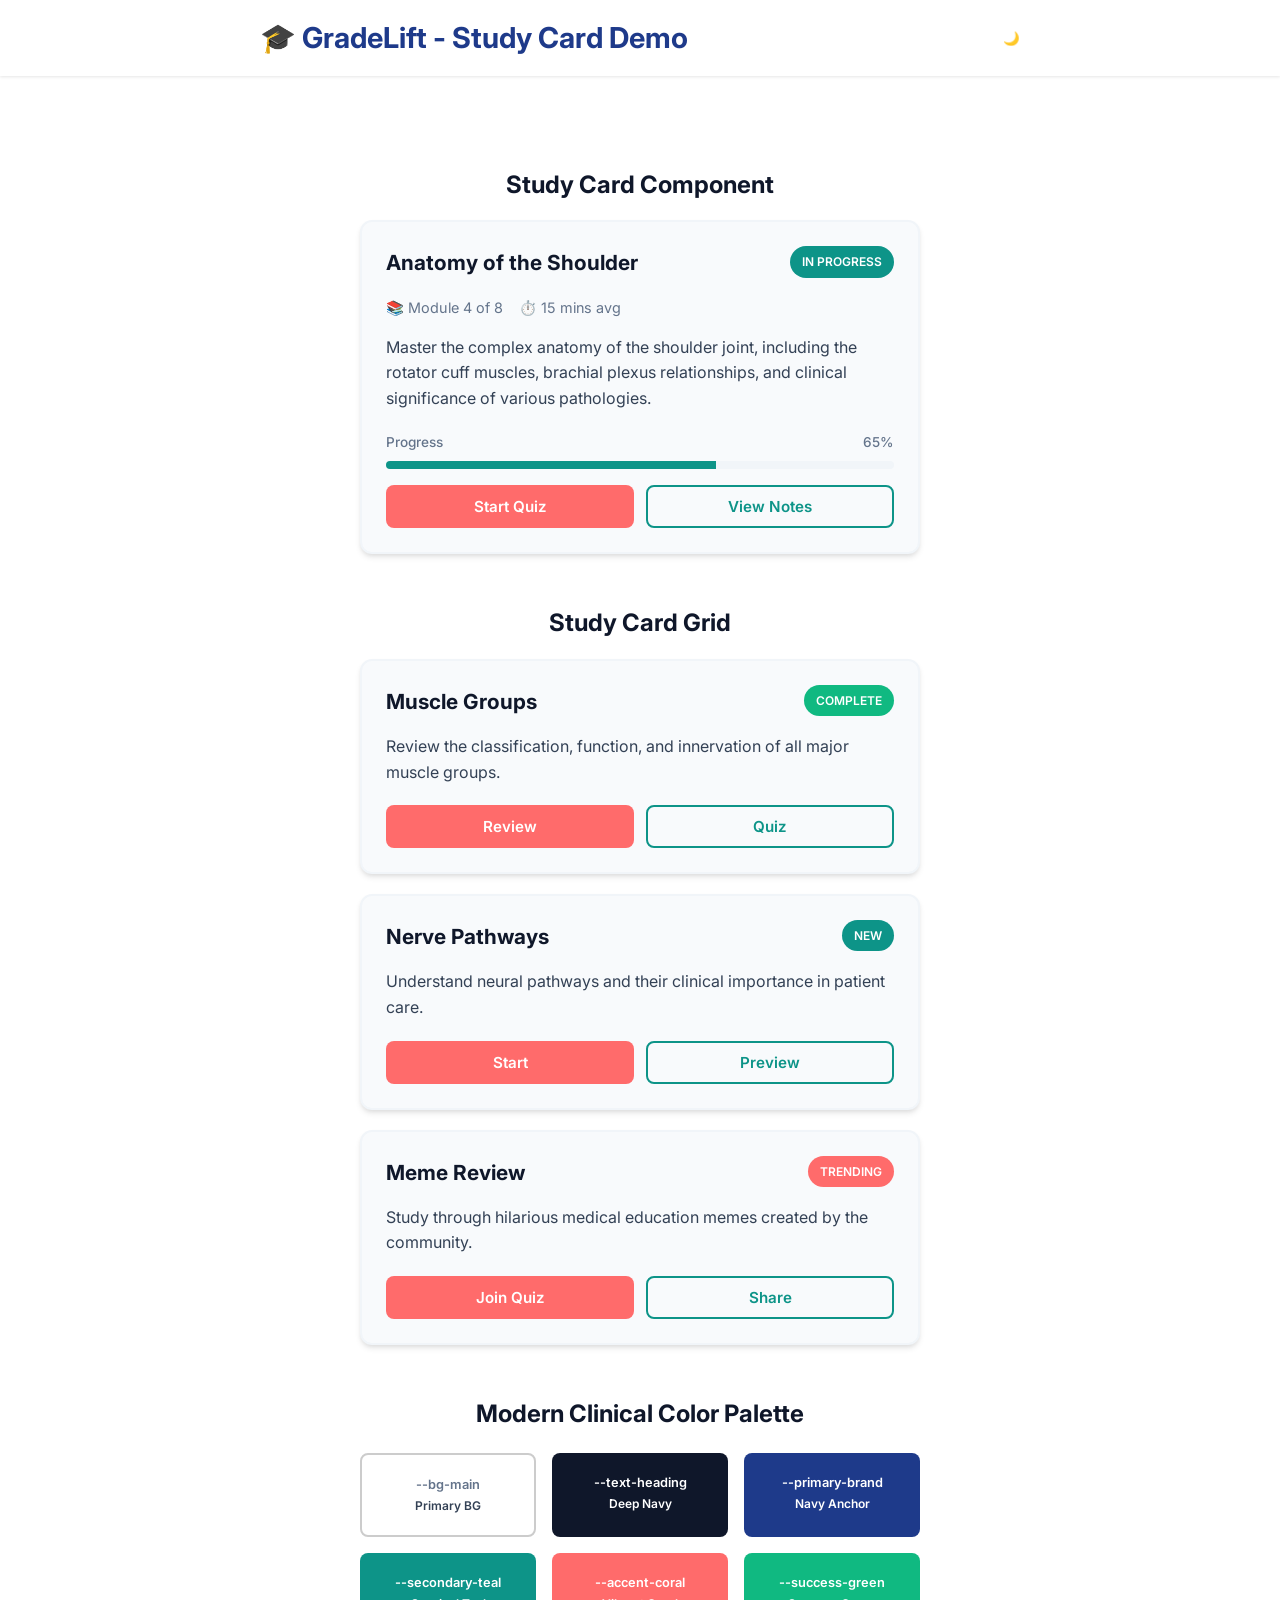
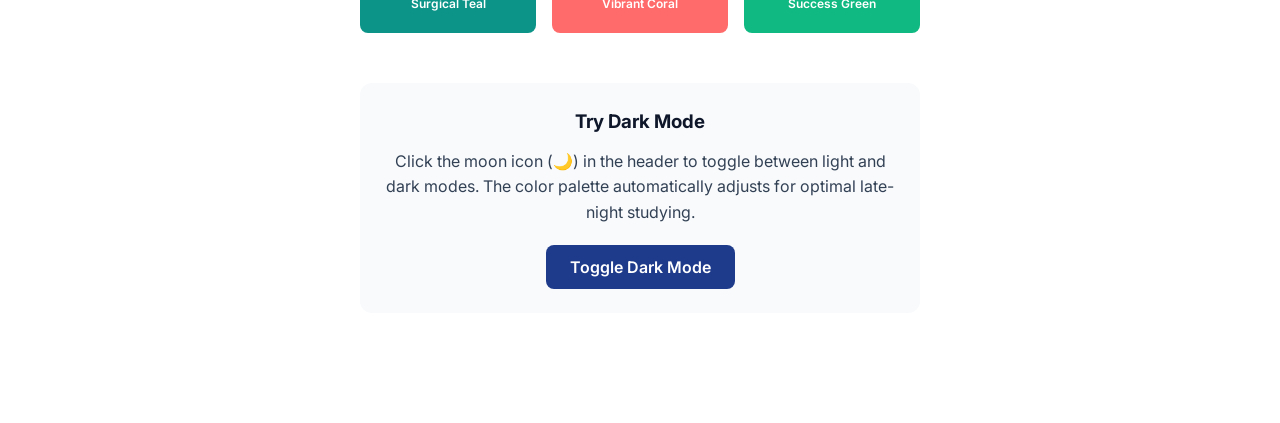
<file: study-card-example.html>
<!doctype html>
<html lang="en" data-theme="light">
  <head>
    <meta charset="UTF-8" />
    <meta name="viewport" content="width=device-width, initial-scale=1.0" />
    <title>GradeLift Study Card - Modern Clinical Design</title>
    <link rel="stylesheet" href="style.css" />
    <link
      href="https://fonts.googleapis.com/css2?family=Inter:wght@400;500;600;700&display=swap"
      rel="stylesheet"
    />
    <style>
      /* Study Card Component Demo */
      .study-card-container {
        max-width: 600px;
        margin: 40px auto;
        padding: 20px;
      }

      /* Study Card - Primary Component */
      .study-card {
        background: var(--bg-card);
        border: 2px solid var(--bg-hover);
        border-radius: var(--border-radius);
        padding: 24px;
        box-shadow: var(--shadow);
        transition: all 0.3s ease;
      }

      .study-card:hover {
        border-color: var(--secondary-teal);
        box-shadow: 0 8px 16px rgba(0, 0, 0, 0.1);
        transform: translateY(-2px);
      }

      .study-card-header {
        display: flex;
        justify-content: space-between;
        align-items: flex-start;
        margin-bottom: 16px;
      }

      .study-card-title {
        font-size: 1.3rem;
        font-weight: 700;
        color: var(--text-heading);
        margin: 0;
      }

      .study-card-badge {
        display: inline-block;
        background: var(--secondary-teal);
        color: white;
        padding: 6px 12px;
        border-radius: 20px;
        font-size: 0.75rem;
        font-weight: 600;
        text-transform: uppercase;
      }

      .study-card-meta {
        display: flex;
        gap: 16px;
        margin-bottom: 16px;
        font-size: 0.9rem;
        color: var(--text-muted);
      }

      .meta-item {
        display: flex;
        align-items: center;
        gap: 4px;
      }

      .study-card-content {
        margin-bottom: 20px;
        color: var(--text-body);
        line-height: 1.6;
      }

      .study-card-progress {
        margin-bottom: 16px;
      }

      .progress-label {
        display: flex;
        justify-content: space-between;
        margin-bottom: 8px;
        font-size: 0.85rem;
        color: var(--text-muted);
        font-weight: 500;
      }

      .progress-bar-container {
        width: 100%;
        height: 8px;
        background-color: var(--bg-hover);
        border-radius: 10px;
        overflow: hidden;
      }

      .progress-bar-fill {
        height: 100%;
        background-color: var(--secondary-teal);
        width: 65%;
        transition: width 0.3s ease;
      }

      .study-card-actions {
        display: grid;
        grid-template-columns: 1fr 1fr;
        gap: 12px;
      }

      .btn-card-primary {
        background: var(--accent-coral);
        color: white;
        border: none;
        padding: 12px 16px;
        border-radius: 8px;
        font-weight: 600;
        cursor: pointer;
        transition: all 0.2s ease;
        font-size: 0.95rem;
      }

      .btn-card-primary:hover {
        background: #ff5252;
        transform: translateY(-2px);
        box-shadow: 0 4px 12px rgba(255, 107, 107, 0.3);
      }

      .btn-card-secondary {
        background: transparent;
        color: var(--secondary-teal);
        border: 2px solid var(--secondary-teal);
        padding: 10px 14px;
        border-radius: 8px;
        font-weight: 600;
        cursor: pointer;
        transition: all 0.2s ease;
        font-size: 0.95rem;
      }

      .btn-card-secondary:hover {
        background: var(--secondary-teal);
        color: white;
      }

      .full-width {
        grid-column: 1 / -1;
      }

      /* Demo Grid */
      .demo-grid {
        display: grid;
        grid-template-columns: repeat(auto-fit, minmax(300px, 1fr));
        gap: 20px;
        margin-bottom: 40px;
      }

      .demo-section {
        margin-bottom: 50px;
      }

      .demo-title {
        font-size: 1.5rem;
        font-weight: 700;
        color: var(--text-heading);
        margin-bottom: 16px;
        text-align: center;
      }

      .theme-toggle-demo {
        text-align: center;
        margin: 20px 0;
      }

      .theme-button {
        background: var(--primary-brand);
        color: white;
        border: none;
        padding: 12px 24px;
        border-radius: 8px;
        font-weight: 600;
        cursor: pointer;
        transition: all 0.2s ease;
        font-size: 1rem;
      }

      .theme-button:hover {
        transform: translateY(-2px);
        box-shadow: 0 4px 12px rgba(30, 58, 138, 0.3);
      }

      .color-palette {
        display: grid;
        grid-template-columns: repeat(auto-fit, minmax(150px, 1fr));
        gap: 16px;
        margin-top: 20px;
      }

      .color-swatch {
        padding: 20px;
        border-radius: 8px;
        text-align: center;
        color: var(--text-body);
        font-weight: 600;
      }

      .color-swatch.dark {
        color: white;
      }
    </style>
  </head>
  <body>
    <header class="site-header">
      <div class="container header-content">
        <div class="brand-identity">
          <h1>🎓 GradeLift - Study Card Demo</h1>
        </div>
        <button
          id="theme-toggle"
          class="btn-text"
          style="margin-left: auto; margin-bottom: 0"
        >
          🌙
        </button>
      </div>
    </header>

    <main class="container study-card-container">
      <!-- Section 1: Individual Study Card Example -->
      <div class="demo-section">
        <h2 class="demo-title">Study Card Component</h2>

        <div class="study-card">
          <div class="study-card-header">
            <h3 class="study-card-title">Anatomy of the Shoulder</h3>
            <span class="study-card-badge">In Progress</span>
          </div>

          <div class="study-card-meta">
            <div class="meta-item">📚 Module 4 of 8</div>
            <div class="meta-item">⏱️ 15 mins avg</div>
          </div>

          <div class="study-card-content">
            <p>
              Master the complex anatomy of the shoulder joint, including the
              rotator cuff muscles, brachial plexus relationships, and clinical
              significance of various pathologies.
            </p>
          </div>

          <div class="study-card-progress">
            <div class="progress-label">
              <span>Progress</span>
              <span>65%</span>
            </div>
            <div class="progress-bar-container">
              <div class="progress-bar-fill"></div>
            </div>
          </div>

          <div class="study-card-actions">
            <button class="btn-card-primary">Start Quiz</button>
            <button class="btn-card-secondary">View Notes</button>
          </div>
        </div>
      </div>

      <!-- Section 2: Multiple Cards Grid -->
      <div class="demo-section">
        <h2 class="demo-title">Study Card Grid</h2>

        <div class="demo-grid">
          <div class="study-card">
            <div class="study-card-header">
              <h3 class="study-card-title">Muscle Groups</h3>
              <span
                class="study-card-badge"
                style="background: var(--success-green)"
                >Complete</span
              >
            </div>
            <div class="study-card-content">
              <p>
                Review the classification, function, and innervation of all
                major muscle groups.
              </p>
            </div>
            <div class="study-card-actions">
              <button class="btn-card-primary">Review</button>
              <button class="btn-card-secondary">Quiz</button>
            </div>
          </div>

          <div class="study-card">
            <div class="study-card-header">
              <h3 class="study-card-title">Nerve Pathways</h3>
              <span class="study-card-badge">New</span>
            </div>
            <div class="study-card-content">
              <p>
                Understand neural pathways and their clinical importance in
                patient care.
              </p>
            </div>
            <div class="study-card-actions">
              <button class="btn-card-primary">Start</button>
              <button class="btn-card-secondary">Preview</button>
            </div>
          </div>

          <div class="study-card">
            <div class="study-card-header">
              <h3 class="study-card-title">Meme Review</h3>
              <span
                class="study-card-badge"
                style="background: var(--accent-coral)"
                >Trending</span
              >
            </div>
            <div class="study-card-content">
              <p>
                Study through hilarious medical education memes created by the
                community.
              </p>
            </div>
            <div class="study-card-actions">
              <button class="btn-card-primary">Join Quiz</button>
              <button class="btn-card-secondary">Share</button>
            </div>
          </div>
        </div>
      </div>

      <!-- Section 3: Color Palette Showcase -->
      <div class="demo-section">
        <h2 class="demo-title">Modern Clinical Color Palette</h2>

        <div class="color-palette">
          <div
            class="color-swatch"
            style="background: var(--bg-main); border: 2px solid #ccc"
          >
            <div style="font-size: 0.8rem; color: var(--text-muted)">
              --bg-main
            </div>
            <div style="font-size: 0.75rem">Primary BG</div>
          </div>
          <div
            class="color-swatch"
            style="background: var(--text-heading); color: white"
          >
            <div style="font-size: 0.8rem">--text-heading</div>
            <div style="font-size: 0.75rem">Deep Navy</div>
          </div>
          <div
            class="color-swatch"
            style="background: var(--primary-brand); color: white"
          >
            <div style="font-size: 0.8rem">--primary-brand</div>
            <div style="font-size: 0.75rem">Navy Anchor</div>
          </div>
          <div
            class="color-swatch"
            style="background: var(--secondary-teal); color: white"
          >
            <div style="font-size: 0.8rem">--secondary-teal</div>
            <div style="font-size: 0.75rem">Surgical Teal</div>
          </div>
          <div
            class="color-swatch"
            style="background: var(--accent-coral); color: white"
          >
            <div style="font-size: 0.8rem">--accent-coral</div>
            <div style="font-size: 0.75rem">Vibrant Coral</div>
          </div>
          <div
            class="color-swatch"
            style="background: var(--success-green); color: white"
          >
            <div style="font-size: 0.8rem">--success-green</div>
            <div style="font-size: 0.75rem">Success Green</div>
          </div>
        </div>
      </div>

      <!-- Theme Toggle Instructions -->
      <div
        class="demo-section"
        style="
          text-align: center;
          background: var(--bg-card);
          padding: 24px;
          border-radius: var(--border-radius);
          margin-top: 40px;
        "
      >
        <h3 style="color: var(--text-heading); margin-bottom: 12px">
          Try Dark Mode
        </h3>
        <p style="color: var(--text-body); margin-bottom: 20px">
          Click the moon icon (🌙) in the header to toggle between light and
          dark modes. The color palette automatically adjusts for optimal
          late-night studying.
        </p>
        <button id="demo-theme-toggle" class="theme-button">
          Toggle Dark Mode
        </button>
      </div>
    </main>

    <script>
      // Theme Toggle Functionality
      const themeToggle = document.getElementById("theme-toggle");
      const demoThemeToggle = document.getElementById("demo-theme-toggle");
      const html = document.documentElement;

      // Check local storage on page load
      if (localStorage.getItem("theme") === "dark") {
        html.setAttribute("data-theme", "dark");
        themeToggle.innerText = "☀️";
        demoThemeToggle.innerText = "Toggle Light Mode";
      }

      // Theme toggle function
      function toggleTheme() {
        const isDark = html.getAttribute("data-theme") === "dark";
        html.setAttribute("data-theme", isDark ? "light" : "dark");
        localStorage.setItem("theme", isDark ? "light" : "dark");
        themeToggle.innerText = isDark ? "🌙" : "☀️";
        demoThemeToggle.innerText = isDark
          ? "Toggle Dark Mode"
          : "Toggle Light Mode";
      }

      themeToggle.addEventListener("click", toggleTheme);
      demoThemeToggle.addEventListener("click", toggleTheme);
    </script>
  </body>
</html>
</file>
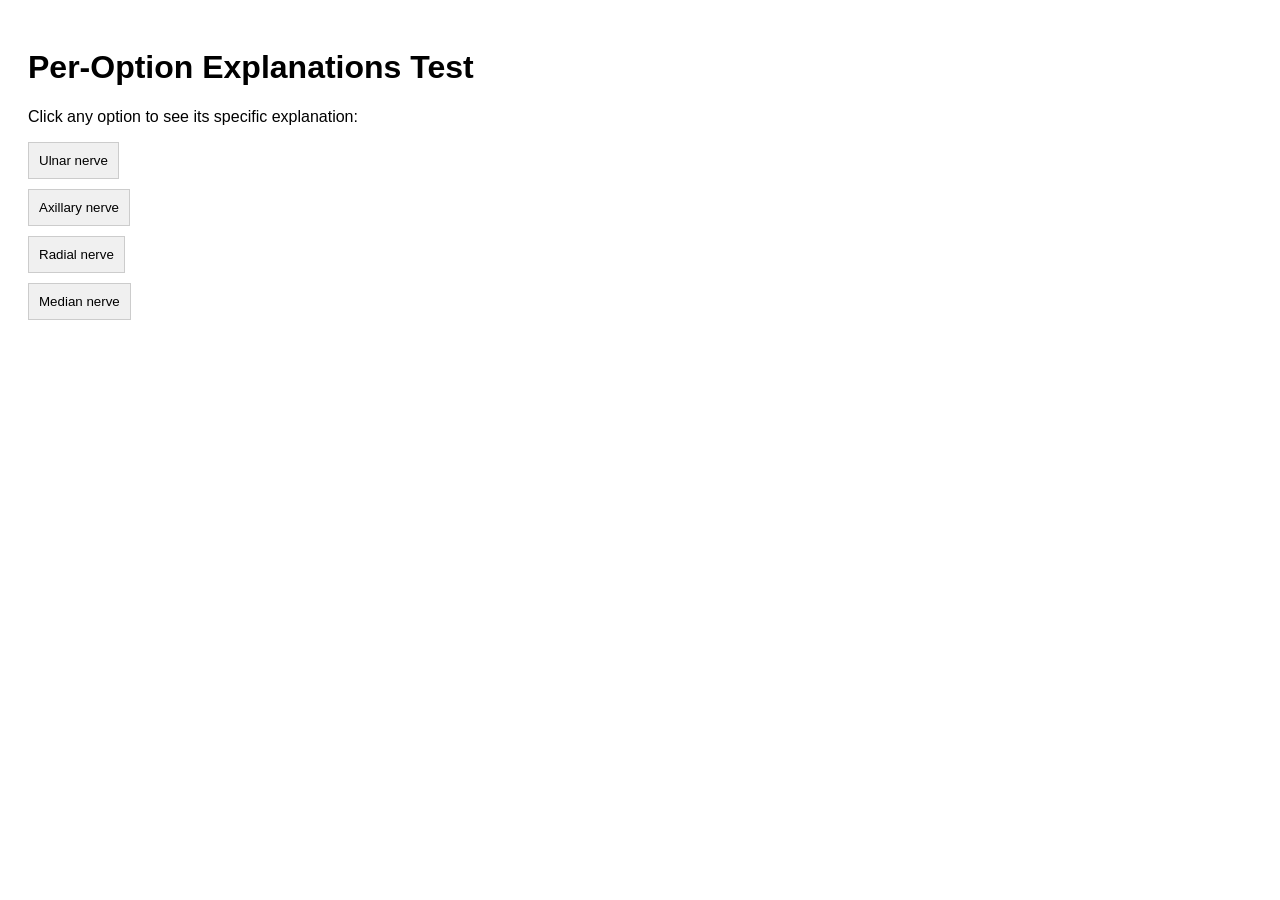
<file: test-per-option.html>
<!doctype html>
<html lang="en">
  <head>
    <meta charset="UTF-8" />
    <meta name="viewport" content="width=device-width, initial-scale=1.0" />
    <title>Per-Option Explanations Test</title>
    <style>
      body {
        font-family: Arial, sans-serif;
        padding: 20px;
      }
      .option-btn {
        display: block;
        margin: 10px 0;
        padding: 10px;
        background: #f0f0f0;
        border: 1px solid #ccc;
        cursor: pointer;
      }
      .option-btn:hover {
        background: #e0e0e0;
      }
      .feedback {
        margin-top: 20px;
        padding: 10px;
        background: #f9f9f9;
        border-left: 4px solid #ccc;
      }
      .correct {
        background: #d4edda;
        border-color: #c3e6cb;
      }
      .incorrect {
        background: #f8d7da;
        border-color: #f5c6cb;
      }
    </style>
  </head>
  <body>
    <h1>Per-Option Explanations Test</h1>
    <p>Click any option to see its specific explanation:</p>

    <div id="options-container">
      <!-- Options will be rendered here -->
    </div>

    <div id="feedback-container" class="feedback" style="display: none">
      <h3 id="feedback-title"></h3>
      <p id="feedback-text"></p>
    </div>

    <script>
      // Test question data
      const testQuestion = {
        text: "A fracture at the midshaft of the humerus is most likely to injure which structure?",
        options: [
          {
            text: "Ulnar nerve",
            explanation:
              "The ulnar nerve runs on the medial side of the upper arm, but is not specifically at risk during midshaft fractures. The radial groove is on the lateral aspect.",
          },
          {
            text: "Axillary nerve",
            explanation:
              "The axillary nerve is at risk with proximal humerus and surgical neck fractures, not midshaft fractures.",
          },
          {
            text: "Radial nerve",
            explanation:
              "Correct! The radial nerve runs in the radial groove on the posterior aspect of the midshaft humerus. Midshaft fractures commonly injure this nerve, causing wrist drop.",
          },
          {
            text: "Median nerve",
            explanation:
              "The median nerve runs along the medial aspect of the arm and is not at risk during midshaft humerus fractures.",
          },
        ],
        correct: 2,
      };

      // Render options
      const optionsContainer = document.getElementById("options-container");
      const feedbackContainer = document.getElementById("feedback-container");
      const feedbackTitle = document.getElementById("feedback-title");
      const feedbackText = document.getElementById("feedback-text");

      testQuestion.options.forEach((opt, index) => {
        const btn = document.createElement("button");
        btn.className = "option-btn";
        btn.innerText = opt.text;
        btn.setAttribute("data-explanation", opt.explanation);
        btn.addEventListener("click", () => handleAnswer(index, btn));
        optionsContainer.appendChild(btn);
      });

      function handleAnswer(selectedIndex, btnElement) {
        const isCorrect = selectedIndex === testQuestion.correct;
        const optionExplanation = btnElement.getAttribute("data-explanation");

        // Update button styles
        const allButtons = optionsContainer.querySelectorAll(".option-btn");
        allButtons.forEach((btn) => (btn.disabled = true));

        if (isCorrect) {
          btnElement.classList.add("correct");
          feedbackTitle.innerText = "Correct!";
        } else {
          btnElement.classList.add("incorrect");
          feedbackTitle.innerText = "Incorrect";
          // Highlight correct answer
          allButtons[testQuestion.correct].classList.add("correct");
        }

        feedbackText.innerText = optionExplanation;
        feedbackContainer.style.display = "block";
      }
    </script>
  </body>
</html>
</file>
<file: style.css>
/* =========================================
   1. VARIABLES & RESET
   ========================================= */
:root {
  /* GLOBAL COLOR SYSTEM - GRADELIFT */

  /* Backgrounds & Surfaces */
  --bg-main: #ffffff; /* Crisp White */
  --bg-card: #f8fafc; /* Soft Light Gray for study cards */
  --bg-hover: #f1f5f9;

  /* Typography */
  --text-heading: #0f172a; /* Deep Navy Blue for authoritative headers */
  --text-body: #334155; /* Dark Slate for readable paragraphs */
  --text-muted: #64748b;

  /* Brand & Accents */
  --primary-brand: #1e3a8a; /* Deep Navy Anchor */
  --secondary-teal: #0d9488; /* Surgical Teal for progress bars/secondary icons */
  --accent-coral: #ff6b6b; /* Vibrant Coral for primary CTAs (WhatsApp, Quizzes) */

  /* Feedback Colors (Quizzes) */
  --success-green: #10b981;
  --error-red: #ef4444;

  /* Semantic/Legacy Support */
  --primary: #1e3a8a;
  --primary-dark: #0f172a;
  --secondary: #f8fafc;
  --text-dark: #0f172a;
  --text-light: #64748b;
  --white: #ffffff;
  --background: #ffffff;
  --accent: #0d9488;
  --accent-light: #93c5fd;
  --success: #10b981;
  --whatsapp: #ff6b6b; /* Updated to accent-coral */
  --error: #ef4444;
  --border-radius: 12px;
  --shadow:
    0 4px 6px -1px rgba(0, 0, 0, 0.1), 0 2px 4px -1px rgba(0, 0, 0, 0.06);
  --font-family: "Inter", sans-serif;

  /* Semantic Variables for Theming */
  --bg-surface: var(--bg-main);
  --bg-option: var(--bg-card);
  --bg-option-hover: var(--bg-hover);
  --fact-bg: linear-gradient(135deg, #e0f2fe 0%, #f0f9ff 100%);
}

/* DARK MODE (Crucial for late-night studying) */
[data-theme="dark"] {
  /* Backgrounds & Surfaces */
  --bg-main: #0f172a; /* Deep Slate Gray (avoids OLED smearing) */
  --bg-card: #1e293b; /* Slightly lighter slate for layering */
  --bg-hover: #334155;

  /* Typography */
  --text-heading: #f8fafc; /* Off-white to prevent glare */
  --text-body: #cbd5e1; /* Soft gray for relaxed reading */
  --text-muted: #94a3b8;

  /* Brand & Accents (Adjusted for dark mode contrast) */
  --primary-brand: #3b82f6; /* Lighter blue for dark mode visibility */
  --secondary-teal: #2dd4bf; /* Brighter teal */
  --accent-coral: #ff8787; /* Softened coral for glowing effect */

  /* Semantic/Legacy Support */
  --bg-surface: var(--bg-main);
  --bg-option: var(--bg-card);
  --bg-option-hover: var(--bg-hover);
  --fact-bg: linear-gradient(135deg, #1e293b 0%, #0f172a 100%);
  --primary: #3b82f6;
  --secondary: #0f172a;
  --text-dark: #f8fafc;
  --text-light: #cbd5e1;
  --whatsapp: #ff8787; /* Updated to dark mode coral */
}

* {
  box-sizing: border-box;
  margin: 0;
  padding: 0;
}

body {
  font-family: var(--font-family);
  background-color: var(--bg-main);
  color: var(--text-body);
  line-height: 1.6;
  display: flex;
  flex-direction: column;
  min-height: 100vh;
}

/* =========================================
   2. LAYOUT UTILITIES
   ========================================= */
.container {
  width: 100%;
  max-width: 800px;
  margin: 0 auto;
  padding: 0 20px;
}

.hidden {
  display: none !important;
}

/* =========================================
   3. HEADER
   ========================================= */
.site-header {
  background-color: var(--bg-surface);
  padding: 15px 0;
  box-shadow: 0 1px 3px rgba(0, 0, 0, 0.1);
  margin-bottom: 30px;
}

.header-content {
  display: flex;
  align-items: center;
  gap: 15px;
  flex-wrap: wrap;
}

.brand-identity {
  display: flex;
  align-items: center;
  gap: 12px;
}

.site-logo {
  height: 60px;
  width: auto;
  border-radius: 6px;
}

.site-header h1 {
  font-size: 1.8rem;
  font-weight: 700;
  color: var(--primary-brand);
  font-weight: 700;
}

/* =========================================
   4. CTA SECTIONS (WhatsApp & App)
   ========================================= */
.cta-section {
  display: grid;
  grid-template-columns: 1fr 1fr; /* Side by side on desktop */
  gap: 20px;
}

/* Specific styling for the top CTA (Home Page) */
.hero-cta {
  margin-bottom: 40px; /* Space BELOW the buttons */
  grid-template-columns: 1fr; /* Override to a single column for centering */
  padding-bottom: 20px;
  border-bottom: 1px solid #e2e8f0; /* Separator line below buttons */
}

.hero-cta .cta-card {
  max-width: 400px;
  justify-self: center; /* Center the card within the grid */
}

.cta-card {
  background: var(--bg-surface);
  padding: 20px;
  border-radius: var(--border-radius);
  box-shadow: var(--shadow);
  text-align: center;
  display: flex;
  flex-direction: column;
  justify-content: space-between;
}

.cta-card h3 {
  font-size: 1.1rem;
  font-weight: 600;
  margin-bottom: 5px;
  color: var(--text-dark);
}

.cta-card p {
  font-size: 0.9rem;
  color: var(--text-light);
  margin-bottom: 15px;
}

/* Specific Styles for WhatsApp Card */
.whatsapp-style {
  border-top: 4px solid var(--whatsapp);
}

/* CTA Buttons */
.btn-cta {
  display: inline-block;
  padding: 10px 20px;
  border-radius: 50px; /* Pill shape */
  text-decoration: none;
  font-weight: 600;
  font-size: 0.95rem;
  transition:
    transform 0.2s,
    box-shadow 0.2s;
  color: white;
  text-align: center;
}

.btn-cta:hover {
  transform: translateY(-2px);
  box-shadow: 0 4px 12px rgba(0, 0, 0, 0.15);
}

.btn-whatsapp {
  background-color: var(--accent-coral);
  animation: pulse 2.5s infinite ease-in-out;
}

@keyframes pulse {
  0% {
    transform: scale(1);
    box-shadow: 0 4px 12px rgba(0, 0, 0, 0.1);
  }
  50% {
    transform: scale(1.03);
    box-shadow: 0 6px 16px rgba(255, 107, 107, 0.25);
  }
  100% {
    transform: scale(1);
  }
}

/* Vertical layout for Results Page */
.vertical-cta {
  display: flex;
  flex-direction: column;
  font-weight: 500;
  gap: 15px;
  max-width: 400px;
  margin: 30px auto 0;
  border-top: none;
  align-items: center;
}

.cta-intro {
  font-weight: 600;
  color: var(--text-dark);
  margin-bottom: 5px;
}

.full-width {
  width: 100%;
}

.divider {
  border: 0;
  height: 1px;
  background: #e2e8f0;
  margin: 30px 0;
}

/* =========================================
   5. VIEWS & SECTIONS
   ========================================= */
.view {
  animation: fadeIn 0.3s ease-in-out;
}

@keyframes fadeIn {
  from {
    opacity: 0;
    transform: translateY(10px);
  }
  to {
    opacity: 1;
    transform: translateY(0);
  }
}

.section-header {
  margin-bottom: 25px;
  text-align: center;
}

.section-header h2 {
  font-size: 1.8rem;
  font-weight: 600;
  margin-bottom: 8px;
}

.section-header p {
  color: var(--text-light);
}

/* =========================================
   6. STANDARD BUTTONS
   ========================================= */
button {
  cursor: pointer;
  font-family: inherit;
  border: none;
  transition: all 0.2s;
}

.btn-primary {
  background-color: var(--accent-coral);
  color: var(--white);
  padding: 12px 24px;
  font-weight: 500;
  border-radius: 8px;
  font-weight: 600;
  font-size: 1rem;
  width: 100%;
}

.btn-primary:hover {
  background-color: #ff5252;
}

.btn-secondary {
  background-color: var(--bg-surface);
  color: var(--primary-brand);
  border: 1px solid var(--primary-brand);
  font-weight: 500;
  padding: 12px 24px;
  border-radius: 8px;
  font-weight: 600;
  width: 100%;
  margin-top: 10px;
}

.btn-outline {
  background-color: transparent;
  color: var(--text-light);
  padding: 12px 24px;
  margin-top: 10px;
  text-decoration: underline;
}

.btn-text {
  background: none;
  color: var(--primary-brand);
  font-weight: 600;
  margin-bottom: 20px;
  padding: 0;
}

.btn-text-small {
  background: none;
  color: var(--primary-brand);
  font-size: 0.85rem;
  font-weight: 600;
  padding: 0;
}
.btn-text-small:hover {
  text-decoration: underline;
}

/* =========================================
   7. SUBCOURSE GRID & TOPIC LIST
   ========================================= */
.grid-layout {
  display: grid;
  grid-template-columns: repeat(auto-fill, minmax(250px, 1fr));
  gap: 20px;
}

.card {
  background: var(--bg-surface);
  padding: 20px;
  border-radius: var(--border-radius);
  box-shadow: var(--shadow);
  cursor: pointer;
  border: 2px solid transparent;
  transition:
    transform 0.2s,
    box-shadow 0.2s;
}

.card:hover {
  transform: translateY(-2px);
  border-color: var(--secondary-teal);
}

.card h3 {
  font-size: 1.1rem;
  margin-bottom: 5px;
}

.list-layout {
  display: flex;
  flex-direction: column;
  gap: 15px;
}

.topic-item {
  background: var(--bg-surface);
  padding: 20px;
  border-radius: var(--border-radius);
  box-shadow: var(--shadow);
  display: flex;
  justify-content: space-between;
  align-items: center;
  cursor: pointer;
}

.topic-item:hover {
  background-color: #f8fafc;
}

.arrow {
  color: var(--secondary-teal);
  font-weight: bold;
}

/* =========================================
   8. QUIZ INTERFACE
   ========================================= */
.quiz-header {
  margin-bottom: 20px;
}

.quiz-meta {
  display: flex;
  justify-content: space-between;
  margin-bottom: 10px;
  font-size: 0.9rem;
  color: var(--text-light);
  font-weight: 600;
  align-items: center;
}

.quiz-timer {
  color: var(--error-red);
  font-weight: 700;
  font-size: 1.05rem;
  background: var(--bg-hover);
  padding: 4px 12px;
  border-radius: 20px;
}

/* Timer Warning State (< 3 mins) */
.quiz-timer.danger {
  color: #991b1b; /* Dark red */
  animation: blinkTimer 1s infinite;
}
[data-theme="dark"] .quiz-timer.danger {
  color: #ff4444; /* Brighter red for dark mode */
}

@keyframes blinkTimer {
  0%,
  100% {
    opacity: 1;
  }
  50% {
    opacity: 0.3;
  }
}

.progress-bar-container {
  width: 100%;
  height: 8px;
  background-color: #e2e8f0;
  border-radius: 10px;
  overflow: hidden;
}

.progress-bar-fill {
  height: 100%;
  background-color: var(--secondary-teal);
  width: 0%;
  transition: width 0.3s ease;
}

.question-card {
  background: var(--bg-surface);
  padding: 25px;
  border-radius: var(--border-radius);
  box-shadow: var(--shadow);
  margin-bottom: 20px;
}

.question-card h3 {
  font-size: 1.25rem;
  margin-bottom: 20px;
  font-weight: 600;
  color: var(--text-dark);
}

.multimedia-container {
  margin-bottom: 20px;
}

.multimedia-container img {
  max-width: 100%;
  color: var(--text-dark);
}

.options-container {
  display: flex;
  flex-direction: column;
  gap: 12px;
}

.option-btn {
  text-align: left;
  background-color: var(--bg-option);
  border: 1px solid #e2e8f0;
  font-weight: 500;
  padding: 15px;
  border-radius: 8px;
  font-size: 1rem;
  color: var(--text-dark);
  transition: all 0.2s;

  position: relative;
}

.option-btn:hover:not(:disabled) {
  background-color: var(--bg-option-hover);
}

/* Correct/Incorrect States */
.option-btn.correct {
  background-color: #d1fae5; /* Light green bg */
  border-color: var(--success);
  color: #065f46;
}

.option-btn.wrong {
  background-color: #fee2e2; /* Light red bg */
  border-color: var(--error);
  color: #991b1b;
}

/* Micro-interaction for wrong answer */
.option-btn.wrong {
  animation: shake 0.3s ease-in-out;
}

@keyframes shake {
  0% {
    transform: translateX(0);
  }
  25% {
    transform: translateX(-5px);
  }
  50% {
    transform: translateX(5px);
  }
  75% {
    transform: translateX(-5px);
  }
  100% {
    transform: translateX(0);
  }
}

/* =========================================
   9. FEEDBACK SECTION
   ========================================= */
.feedback-container {
  background-color: var(--bg-surface);
  padding: 20px;
  border-radius: var(--border-radius);
  border-left: 5px solid var(--secondary-teal);
  box-shadow: var(--shadow);
  animation: slideUp 0.3s ease;
}

@keyframes slideUp {
  from {
    opacity: 0;
    transform: translateY(10px);
  }
  to {
    opacity: 1;
    transform: translateY(0);
  }
}

.feedback-container h4 {
  margin-bottom: 5px;
}

.feedback-container p {
  margin-bottom: 15px;
  color: var(--text-light);
  font-size: 0.95rem;
}

.feedback-container.success {
  border-color: var(--success);
}
.feedback-container.error {
  border-color: var(--error);
}
.feedback-container.success h4 {
  color: var(--success);
}
.feedback-container.error h4 {
  color: var(--error);
}

.feedback-container img {
  max-width: 100%;
  margin-bottom: 10px;
}

#btn-next-question {
  margin-top: 15px;
}

/* =========================================
   10. RESULTS PAGE
   ========================================= */
.result-card {
  background: var(--bg-surface);
  padding: 40px 20px;
  border-radius: var(--border-radius);
  text-align: center;
  box-shadow: var(--shadow);
}

.score-display {
  margin: 30px 0;
}

#score-percentage {
  display: block;
  font-size: 3rem;
  font-weight: 700;
  font-weight: 800;
  color: var(--primary-brand);
}

#score-text {
  font-size: 1.1rem;
  color: var(--text-light);
}

.action-buttons {
  max-width: 300px;
  margin: 0 auto;
}

/* =========================================
   11. DAILY FACT & FEEDBACK
   ========================================= */
.daily-fact-card {
  background: var(--fact-bg);
  border-left: 5px solid var(--secondary-teal);
  padding: 20px;
  border-radius: var(--border-radius);
  margin-bottom: 30px;
  box-shadow: var(--shadow);
}

.daily-fact-card h3 {
  color: var(--secondary-teal);
  margin-bottom: 10px;
  font-size: 1.1rem;
}

.daily-fact-card p {
  color: var(--text-dark);
  font-style: italic;
}

.last-score-card {
  background: var(--bg-card);
  border-left: 5px solid var(--primary-brand);
  padding: 20px;
  border-radius: var(--border-radius);
  margin-bottom: 30px;
  box-shadow: var(--shadow);
}
.last-score-card h3 {
  color: var(--primary-brand);
  margin-bottom: 10px;
}
.last-score-card p {
  color: var(--text-body);
  font-size: 1rem;
  margin-bottom: 15px;
}
.last-score-card .btn-secondary {
  width: auto; /* Don't make it full width */
  padding: 8px 16px;
  font-size: 0.9rem;
  margin-top: 0;
}

.why-use-card {
  background: linear-gradient(135deg, #e0e7ff 0%, #d1fae5 100%);
  border-left: 5px solid var(--success-green);
  padding: 25px;
  border-radius: var(--border-radius);
  margin-bottom: 30px;
  box-shadow: var(--shadow);
  text-align: center;
}

[data-theme="dark"] .why-use-card {
  background: linear-gradient(135deg, #064e3b 0%, #022c22 100%);
}

.feedback-section {
  background: var(--bg-surface);
  padding: 30px;
  border-radius: var(--border-radius);
  box-shadow: var(--shadow);
  margin-top: 40px;
  text-align: center;
}

.feedback-section h3 {
  margin-bottom: 10px;
  color: var(--primary-brand);
}

.feedback-section p {
  margin-bottom: 20px;
  color: var(--text-light);
}

#feedback-form {
  display: flex;
  flex-direction: column;
  gap: 15px;
  max-width: 500px;
  margin: 0 auto;
}

.form-input,
.form-textarea {
  padding: 12px;
  border: 1px solid #e2e8f0;
  border-radius: 8px;
  font-family: inherit;
  font-size: 0.95rem;
  width: 100%;
}

.form-textarea {
  min-height: 100px;
  resize: vertical;
}

.form-input:focus,
.form-textarea:focus {
  outline: none;
  border-color: var(--primary-brand);
  box-shadow: 0 0 0 3px rgba(30, 58, 138, 0.1);
}

.contact-links {
  margin-top: 20px;
  font-size: 0.9rem;
}

.contact-links a {
  color: var(--primary-brand);
  text-decoration: none;
  font-weight: 600;
}

/* Home Tab for Quiz Page */
.home-tab {
  display: inline-flex;
  align-items: center;
  gap: 8px;
  background-color: var(--bg-card);
  color: var(--primary-brand);
  padding: 8px 16px;
  border-radius: 20px;
  font-weight: 600;
  text-decoration: none;
  margin-bottom: 20px;
  box-shadow: var(--shadow);
  border: 1px solid #e2e8f0;
}
.home-tab:hover {
  background-color: var(--primary-brand);
  color: var(--white);
}
[data-theme="dark"] .home-tab {
  border-color: var(--text-muted);
}

/* =========================================
   12. AUTHENTICATION VIEW
   ========================================= */
.auth-wrapper {
  display: flex;
  max-width: 900px;
  margin: 40px auto;
  background: var(--bg-surface);
  border-radius: 16px;
  box-shadow: 0 10px 25px rgba(0, 0, 0, 0.1);
  overflow: hidden;
  border: 1px solid #e2e8f0;
}
[data-theme="dark"] .auth-wrapper {
  border-color: #334155;
}
.auth-left {
  flex: 1;
  background: linear-gradient(
    135deg,
    var(--primary-brand) 0%,
    var(--secondary-teal) 100%
  );
  color: white;
  padding: 50px 40px;
  display: flex;
  flex-direction: column;
  justify-content: center;
  align-items: center;
  text-align: center;
}
.auth-left .site-logo {
  height: 90px;
  margin-bottom: 25px;
  border-radius: 16px;
  box-shadow: 0 8px 20px rgba(0, 0, 0, 0.2);
}
.auth-left h2 {
  font-size: 2.2rem;
  margin-bottom: 15px;
  font-weight: 700;
  color: white;
}
.auth-left p {
  font-size: 1.1rem;
  opacity: 0.9;
  line-height: 1.5;
}
.auth-right {
  flex: 1.2;
  padding: 50px 40px;
  display: flex;
  flex-direction: column;
  justify-content: center;
}
.auth-form-container h3 {
  font-size: 1.8rem;
  color: var(--text-heading);
  margin-bottom: 8px;
}
.auth-form-container > p {
  color: var(--text-muted);
  margin-bottom: 30px;
  font-size: 0.95rem;
}
.input-group {
  margin-bottom: 20px;
  text-align: left;
}
.input-group label {
  display: block;
  font-size: 0.9rem;
  font-weight: 600;
  margin-bottom: 8px;
  color: var(--text-body);
}
.auth-divider {
  display: flex;
  align-items: center;
  text-align: center;
  margin: 25px 0;
  color: var(--text-muted);
}
.auth-divider::before,
.auth-divider::after {
  content: "";
  flex: 1;
  border-bottom: 1px solid #e2e8f0;
}
.auth-divider span {
  padding: 0 15px;
  font-size: 0.85rem;
  font-weight: 600;
  text-transform: uppercase;
  letter-spacing: 1px;
}
[data-theme="dark"] .auth-divider::before,
[data-theme="dark"] .auth-divider::after {
  border-bottom-color: #334155;
}
.btn-social {
  display: flex;
  align-items: center;
  justify-content: center;
  gap: 10px;
  background-color: var(--bg-surface);
  color: var(--text-heading);
  border: 1px solid #e2e8f0;
  padding: 12px 24px;
  border-radius: 8px;
  font-weight: 600;
  font-size: 1rem;
  width: 100%;
  margin-bottom: 10px;
  transition: all 0.2s;
}
.btn-social:hover {
  background-color: var(--bg-hover);
}
.social-icon {
  width: 20px;
  height: 20px;
}
.auth-message {
  margin-top: 15px;
  font-weight: 600;
  color: var(--error-red);
  text-align: center;
  font-size: 0.9rem;
}
.auth-message.success {
  color: var(--success-green);
}
#auth-logged-in-state {
  text-align: center;
  padding: 30px 0;
}
#auth-logged-in-state p {
  margin-bottom: 25px;
  font-size: 1.1rem;
  color: var(--text-body);
}
#user-email-display {
  font-weight: bold;
  color: var(--primary-brand);
  display: block;
  margin-top: 5px;
  font-size: 1.2rem;
}
.btn-guest {
  background-color: transparent;
  color: var(--text-body);
  border: 1px solid #e2e8f0;
  padding: 12px 24px;
  border-radius: 8px;
  font-weight: 600;
  font-size: 1rem;
  width: 100%;
  transition: all 0.2s;
}
.btn-guest:hover {
  background-color: var(--bg-hover);
  color: var(--text-heading);
}
[data-theme="dark"] .btn-guest {
  border-color: #334155;
}
[data-theme="dark"] .btn-social {
  border-color: #334155;
}

/* =========================================
   14. MODALS & POPUPS
   ========================================= */
@keyframes overlayFadeIn {
  from {
    opacity: 0;
  }
  to {
    opacity: 1;
  }
}

@keyframes scaleUp {
  from {
    transform: scale(0.95);
    opacity: 0;
  }
  to {
    transform: scale(1);
    opacity: 1;
  }
}

.modal-overlay {
  position: fixed;
  top: 0;
  left: 0;
  right: 0;
  bottom: 0;
  background: rgba(15, 23, 42, 0.6);
  display: flex;
  align-items: center;
  justify-content: center;
  z-index: 1000;
  backdrop-filter: blur(4px);
  animation: overlayFadeIn 0.3s ease;
}
.modal-content {
  background: var(--bg-surface);
  padding: 30px;
  border-radius: 16px;
  max-width: 400px;
  width: 90%;
  text-align: center;
  box-shadow:
    0 20px 25px -5px rgba(0, 0, 0, 0.1),
    0 10px 10px -5px rgba(0, 0, 0, 0.04);
  animation: scaleUp 0.3s ease;
}
.modal-content h3 {
  color: var(--text-heading);
  margin-bottom: 10px;
  font-size: 1.4rem;
}
.modal-content p {
  color: var(--text-body);
  margin-bottom: 25px;
  font-size: 0.95rem;
}
.modal-actions {
  display: flex;
  flex-direction: column;
  gap: 10px;
}
.modal-actions .btn-outline {
  margin-top: 0;
  padding: 8px;
  color: var(--text-muted);
  border: none;
}
.modal-actions .btn-outline:hover {
  color: var(--text-heading);
  background: var(--bg-hover);
}

/* =========================================
   13. FOOTER & MOBILE
   ========================================= */
.site-footer {
  margin-top: auto;
  padding: 30px 0;
  text-align: center;
  color: var(--text-light);
  font-size: 0.9rem;
  border-top: 1px solid #e2e8f0;
}
.site-footer p {
  font-size: 0.85rem;
}

/* =========================================
   13. RESPONSIVENESS
   ========================================= */

/* Tablet and smaller devices */
@media (max-width: 768px) {
  .container {
    padding: 0 15px;
  }

  .site-header h1 {
    font-size: 1.4rem;
  }

  .section-header h2 {
    font-size: 1.6rem;
  }

  .quiz-meta {
    flex-wrap: wrap;
    justify-content: center;
    gap: 15px;
  }

  .question-card,
  .result-card,
  .feedback-section {
    padding: 20px;
  }

  .auth-wrapper {
    flex-direction: column;
    margin: 20px auto;
  }
  .auth-left {
    padding: 40px 20px;
  }
  .auth-right {
    padding: 40px 20px;
  }
}

/* Mobile devices */
@media (max-width: 600px) {
  body {
    font-size: 15px;
  }

  .cta-section {
    grid-template-columns: 1fr; /* Stack on mobile */
  }

  .header-content {
    justify-content: center;
  }

  .site-header h1 {
    font-size: 1.1rem;
  }

  .result-card {
    padding: 25px 15px; /* Reduced padding on smaller screens */
  }

  #score-percentage {
    font-size: 2.5rem; /* Smaller score on mobile */
  }

  .site-logo {
    height: 45px; /* Slightly smaller logo */
  }

  .quiz-meta {
    flex-direction: column;
    align-items: center;
    gap: 15px;
  }

  .question-card,
  .feedback-section {
    padding: 15px;
  }

  .option-btn {
    padding: 12px;
    font-size: 0.9rem;
  }

  .site-footer {
    padding: 20px 10px;
  }
  .site-footer p {
    font-size: 0.75rem;
  }
}
</file>
